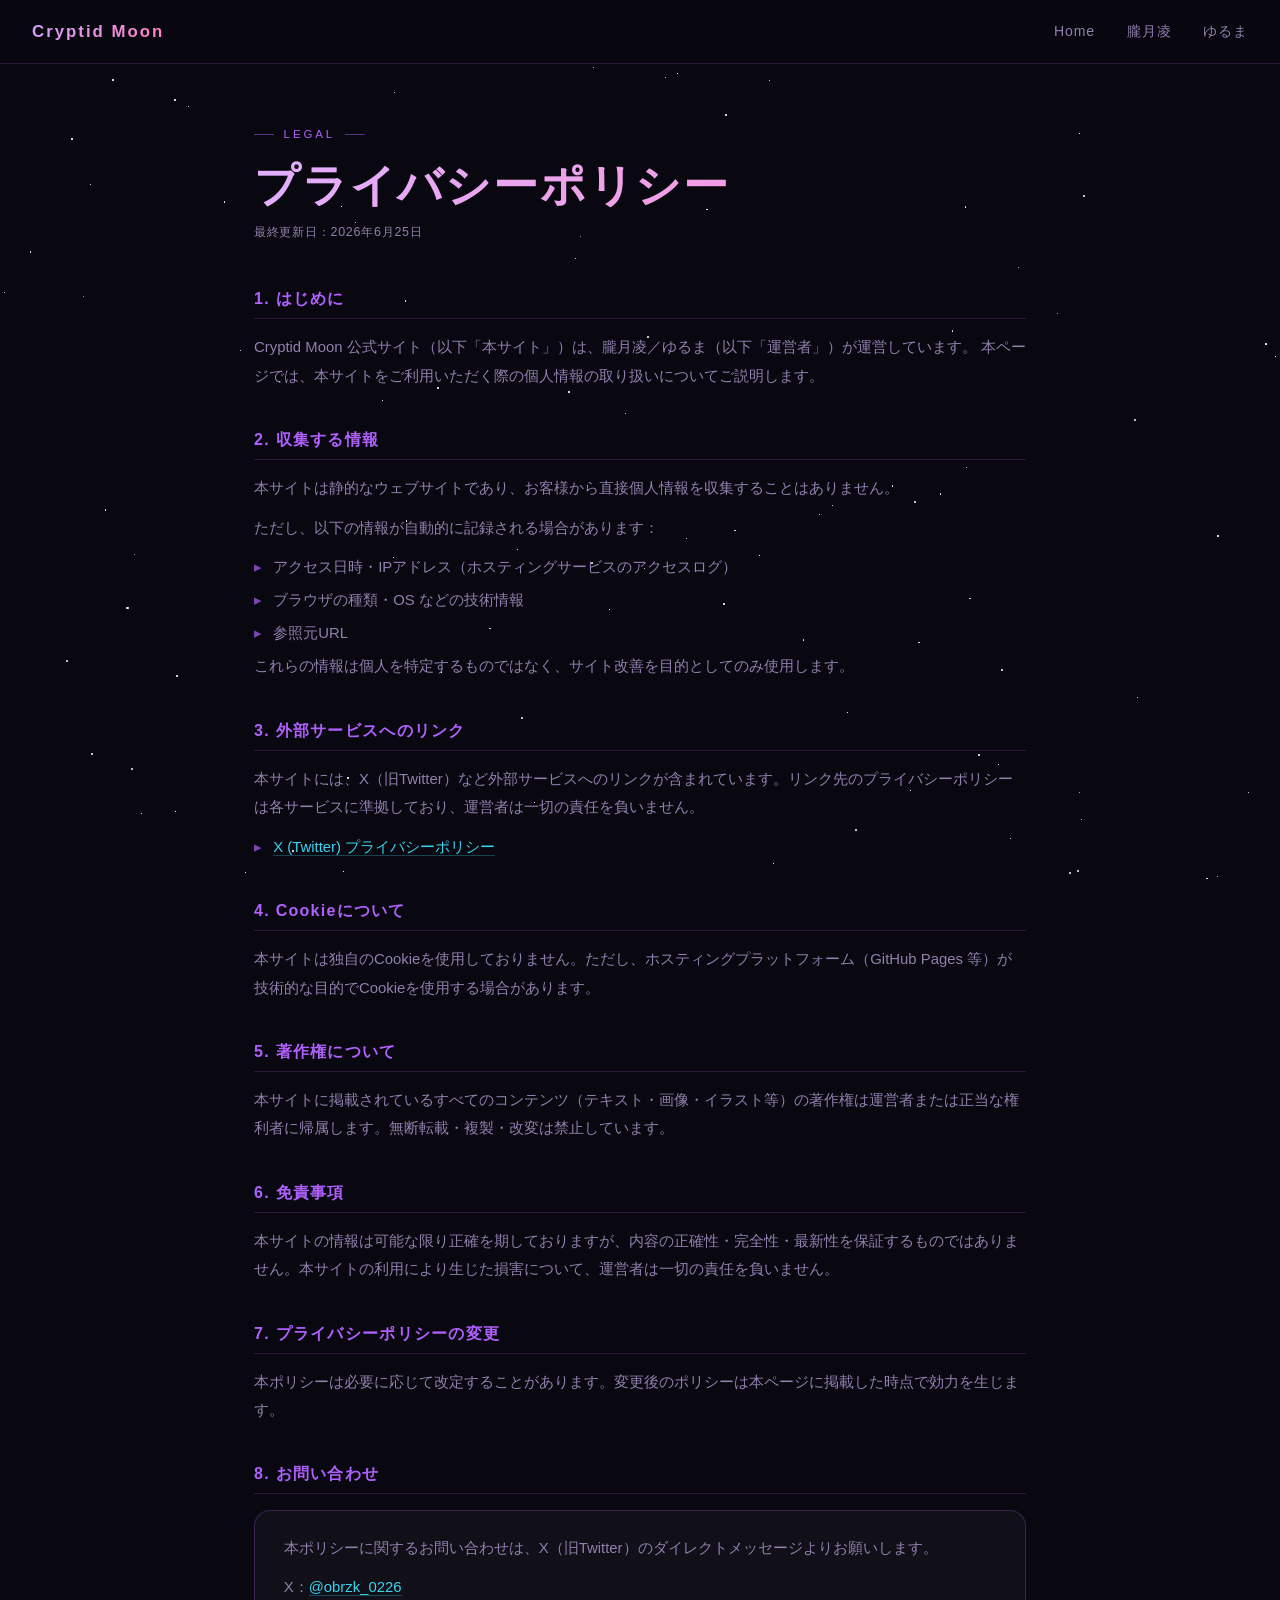
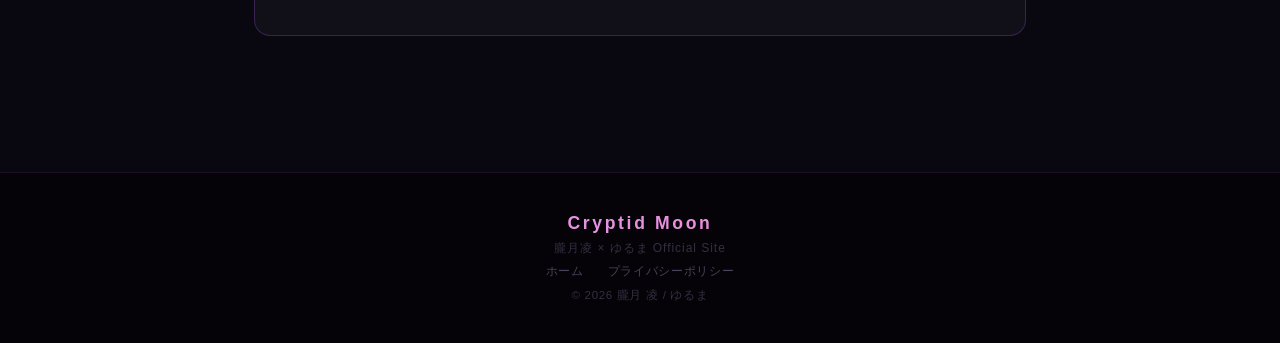
<file: privacy.html>
<!DOCTYPE html>
<html lang="ja">
<head>
  <!-- Google tag (gtag.js) -->
  <script async src="https://www.googletagmanager.com/gtag/js?id=G-YD1JPK72D3"></script>
  <script>
    window.dataLayer = window.dataLayer || [];
    function gtag(){dataLayer.push(arguments);}
    gtag('js', new Date());
    gtag('config', 'G-YD1JPK72D3');
  </script>
  <meta charset="UTF-8" />
  <meta name="viewport" content="width=device-width, initial-scale=1.0" />
  <title>プライバシーポリシー | Cryptid Moon</title>
  <link rel="icon" type="image/png" href="images/rabbit-icon.png" />
  <style>
    *, *::before, *::after { box-sizing: border-box; margin: 0; padding: 0; }

    :root {
      --bg:    #09070f;
      --bg2:   #0e0b1a;
      --acc:   #b060ff;
      --acc2:  #ff50b0;
      --acc3:  #38d4f0;
      --text:  #f0e8ff;
      --muted: #9080b0;
      --bdr:   rgba(176, 96, 255, 0.25);
      --card:  rgba(255, 255, 255, 0.035);
      --nav-h: 64px;
    }

    html { scroll-behavior: smooth; }

    body {
      background-color: var(--bg);
      color: var(--text);
      font-family: 'Segoe UI', 'Hiragino Kaku Gothic ProN', 'Yu Gothic', sans-serif;
      min-height: 100vh;
      overflow-x: hidden;
    }

    /* ════════════ STARS ════════════ */
    .stars { position: fixed; inset: 0; pointer-events: none; z-index: 0; overflow: hidden; }
    .star { position: absolute; border-radius: 50%; background: #fff; animation: twinkle var(--d,4s) ease-in-out infinite alternate; }
    @keyframes twinkle { from { opacity: var(--lo,.04); } to { opacity: var(--hi,.3); } }

    /* ════════════ NAV ════════════ */
    nav {
      position: fixed; top: 0; left: 0; right: 0;
      height: var(--nav-h); z-index: 100;
      display: flex; align-items: center; justify-content: space-between;
      padding: 0 2rem;
      background: rgba(9,7,15,0.8);
      backdrop-filter: blur(20px); -webkit-backdrop-filter: blur(20px);
      border-bottom: 1px solid rgba(176,96,255,0.2);
    }
    .nav-logo {
      font-size: 1.05rem; font-weight: 800; letter-spacing: 0.12em;
      background: linear-gradient(135deg, #d0a0ff, #ff80c0);
      -webkit-background-clip: text; -webkit-text-fill-color: transparent; background-clip: text;
      text-decoration: none;
    }
    .nav-links { display: flex; gap: 2rem; list-style: none; }
    .nav-links a { color: var(--muted); text-decoration: none; font-size: 0.88rem; letter-spacing: 0.06em; transition: color 0.2s; }
    .nav-links a:hover { color: var(--text); }

    /* ════════════ MAIN ════════════ */
    .page-wrap {
      max-width: 820px;
      margin: 0 auto;
      padding: calc(var(--nav-h) + 4rem) 1.5rem 6rem;
      position: relative; z-index: 1;
    }

    .page-eyebrow {
      font-size: 0.72rem; letter-spacing: 0.25em; text-transform: uppercase;
      color: var(--acc); margin-bottom: 1rem;
      display: flex; align-items: center; gap: 0.6rem;
    }
    .page-eyebrow::before,.page-eyebrow::after { content: ''; flex: none; width: 20px; height: 1px; background: var(--acc); opacity: 0.5; }

    .page-title {
      font-size: clamp(1.8rem, 5vw, 2.8rem); font-weight: 900; letter-spacing: 0.04em;
      background: linear-gradient(135deg, #e0b0ff, #ff90d0);
      -webkit-background-clip: text; -webkit-text-fill-color: transparent; background-clip: text;
      margin-bottom: 0.5rem;
    }

    .page-updated {
      font-size: 0.78rem; color: var(--muted); letter-spacing: 0.06em; margin-bottom: 3rem;
    }

    .policy-section { margin-bottom: 2.5rem; }

    .policy-section h2 {
      font-size: 1rem; font-weight: 700; letter-spacing: 0.08em;
      color: var(--acc); margin-bottom: 0.9rem;
      padding-bottom: 0.5rem;
      border-bottom: 1px solid rgba(176,96,255,0.2);
    }

    .policy-section p {
      font-size: 0.93rem; color: var(--muted); line-height: 1.9;
      margin-bottom: 0.7rem;
    }

    .policy-section ul {
      list-style: none; padding: 0;
    }

    .policy-section ul li {
      font-size: 0.93rem; color: var(--muted); line-height: 1.9;
      padding-left: 1.2rem; position: relative; margin-bottom: 0.3rem;
    }

    .policy-section ul li::before {
      content: '▸'; position: absolute; left: 0; color: var(--acc); opacity: 0.7;
    }

    .policy-section a {
      color: var(--acc3); text-decoration: none; border-bottom: 1px solid rgba(56,212,240,0.3);
      transition: border-color 0.2s, color 0.2s;
    }
    .policy-section a:hover { color: #80f0ff; border-color: rgba(56,212,240,0.7); }

    .policy-card {
      background: var(--card); border: 1px solid var(--bdr);
      border-radius: 16px; padding: 1.4rem 1.8rem;
      margin-top: 1rem;
    }

    /* ════════════ FOOTER ════════════ */
    footer { background: #050307; border-top: 1px solid rgba(176,96,255,0.12); padding: 2.5rem 1.5rem; text-align: center; position: relative; z-index: 1; }
    .footer-logo { font-size: 1.1rem; font-weight: 800; letter-spacing: 0.15em; background: linear-gradient(135deg, #d0a0ff, #ff80c0); -webkit-background-clip: text; -webkit-text-fill-color: transparent; background-clip: text; margin-bottom: 0.4rem; }
    .footer-sub  { font-size: 0.75rem; color: rgba(144,128,176,0.35); letter-spacing: 0.08em; margin-bottom: 0.4rem; }
    .footer-links { display: flex; justify-content: center; gap: 1.5rem; margin-bottom: 0.6rem; }
    .footer-links a { font-size: 0.72rem; color: rgba(144,128,176,0.5); text-decoration: none; letter-spacing: 0.06em; transition: color 0.2s; }
    .footer-links a:hover { color: var(--muted); }
    footer p { font-size: 0.72rem; color: rgba(144,128,176,0.35); letter-spacing: 0.06em; }
  </style>
</head>
<body>

  <div class="stars" id="stars"></div>

  <!-- ══ NAV ══ -->
  <nav>
    <a href="index.html" class="nav-logo">Cryptid Moon</a>
    <ul class="nav-links">
      <li><a href="index.html">Home</a></li>
      <li><a href="index.html#liver">朧月凌</a></li>
      <li><a href="index.html#yuruma">ゆるま</a></li>
    </ul>
  </nav>

  <!-- ══ MAIN ══ -->
  <main class="page-wrap">
    <p class="page-eyebrow">Legal</p>
    <h1 class="page-title">プライバシーポリシー</h1>
    <p class="page-updated">最終更新日：2026年6月25日</p>

    <div class="policy-section">
      <h2>1. はじめに</h2>
      <p>
        Cryptid Moon 公式サイト（以下「本サイト」）は、朧月凌／ゆるま（以下「運営者」）が運営しています。
        本ページでは、本サイトをご利用いただく際の個人情報の取り扱いについてご説明します。
      </p>
    </div>

    <div class="policy-section">
      <h2>2. 収集する情報</h2>
      <p>本サイトは静的なウェブサイトであり、お客様から直接個人情報を収集することはありません。</p>
      <p>ただし、以下の情報が自動的に記録される場合があります：</p>
      <ul>
        <li>アクセス日時・IPアドレス（ホスティングサービスのアクセスログ）</li>
        <li>ブラウザの種類・OS などの技術情報</li>
        <li>参照元URL</li>
      </ul>
      <p>これらの情報は個人を特定するものではなく、サイト改善を目的としてのみ使用します。</p>
    </div>

    <div class="policy-section">
      <h2>3. 外部サービスへのリンク</h2>
      <p>本サイトには、X（旧Twitter）など外部サービスへのリンクが含まれています。リンク先のプライバシーポリシーは各サービスに準拠しており、運営者は一切の責任を負いません。</p>
      <ul>
        <li><a href="https://twitter.com/ja/privacy" target="_blank" rel="noopener noreferrer">X (Twitter) プライバシーポリシー</a></li>
      </ul>
    </div>

    <div class="policy-section">
      <h2>4. Cookieについて</h2>
      <p>本サイトは独自のCookieを使用しておりません。ただし、ホスティングプラットフォーム（GitHub Pages 等）が技術的な目的でCookieを使用する場合があります。</p>
    </div>

    <div class="policy-section">
      <h2>5. 著作権について</h2>
      <p>本サイトに掲載されているすべてのコンテンツ（テキスト・画像・イラスト等）の著作権は運営者または正当な権利者に帰属します。無断転載・複製・改変は禁止しています。</p>
    </div>

    <div class="policy-section">
      <h2>6. 免責事項</h2>
      <p>本サイトの情報は可能な限り正確を期しておりますが、内容の正確性・完全性・最新性を保証するものではありません。本サイトの利用により生じた損害について、運営者は一切の責任を負いません。</p>
    </div>

    <div class="policy-section">
      <h2>7. プライバシーポリシーの変更</h2>
      <p>本ポリシーは必要に応じて改定することがあります。変更後のポリシーは本ページに掲載した時点で効力を生じます。</p>
    </div>

    <div class="policy-section">
      <h2>8. お問い合わせ</h2>
      <div class="policy-card">
        <p>本ポリシーに関するお問い合わせは、X（旧Twitter）のダイレクトメッセージよりお願いします。</p>
        <p style="margin-top:0.6rem;">
          X：<a href="https://x.com/obrzk_0226" target="_blank" rel="noopener noreferrer">@obrzk_0226</a>
        </p>
      </div>
    </div>
  </main>

  <!-- ══ FOOTER ══ -->
  <footer>
    <div class="footer-logo">Cryptid Moon</div>
    <p class="footer-sub">朧月凌 × ゆるま Official Site</p>
    <div class="footer-links">
      <a href="index.html">ホーム</a>
      <a href="privacy.html">プライバシーポリシー</a>
    </div>
    <p>© 2026 朧月 凌 / ゆるま</p>
  </footer>

  <script>
    (function(){
      const c = document.getElementById('stars');
      for(let i=0;i<100;i++){
        const s=document.createElement('div'); s.className='star';
        const sz=Math.random()*1.8+0.3;
        s.style.cssText=[`width:${sz}px`,`height:${sz}px`,
          `left:${Math.random()*100}%`,`top:${Math.random()*100}%`,
          `--d:${(Math.random()*4+2).toFixed(1)}s`,
          `--lo:${(Math.random()*0.05).toFixed(2)}`,
          `--hi:${(Math.random()*0.38+0.08).toFixed(2)}`,
          `animation-delay:${(Math.random()*6).toFixed(1)}s`].join(';');
        c.appendChild(s);
      }
    })();
  </script>

</body>
</html>
</file>
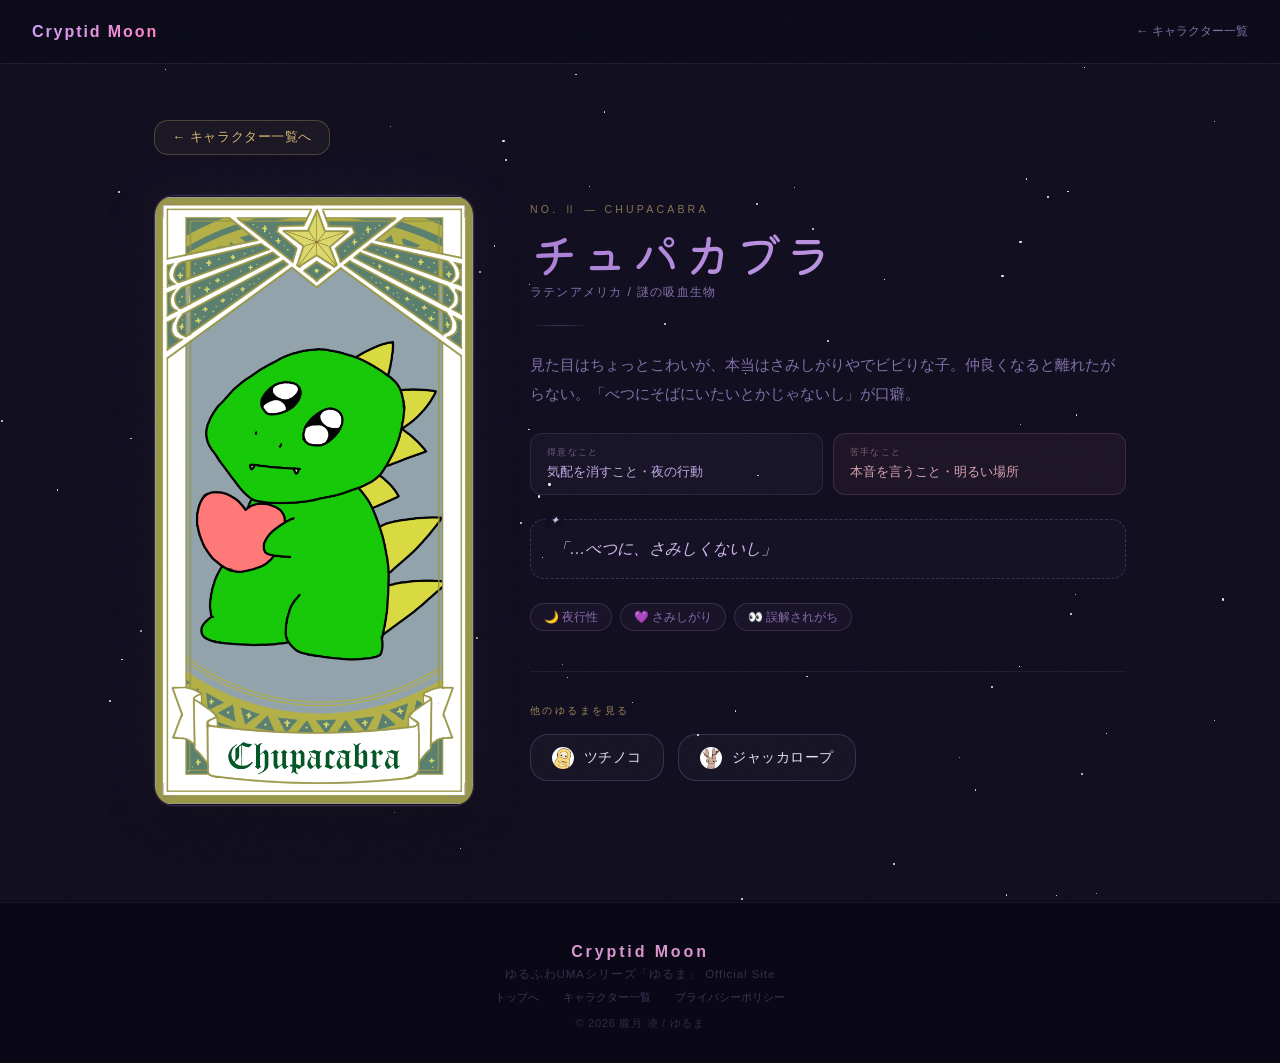
<file: yuruma/chupacabra.html>
<!DOCTYPE html>
<html lang="ja">
<head>
  <!-- Google tag (gtag.js) -->
  <script async src="https://www.googletagmanager.com/gtag/js?id=G-YD1JPK72D3"></script>
  <script>
    window.dataLayer = window.dataLayer || [];
    function gtag(){dataLayer.push(arguments);}
    gtag('js', new Date());
    gtag('config', 'G-YD1JPK72D3');
  </script>
  <meta charset="UTF-8" />
  <meta name="viewport" content="width=device-width, initial-scale=1.0" />
  <title>チュパカブラ | ゆるま | Cryptid Moon</title>
  <link rel="icon" type="image/png" href="../images/rabbit-icon.png" />
  <meta name="description" content="見た目はちょっとこわいが、本当はさみしがりやでビビりな子・チュパカブラ。仲良くなると離れたがらない。「…べつに、さみしくないし」" />
  <meta property="og:title" content="チュパカブラ | ゆるま | Cryptid Moon" />
  <meta property="og:description" content="見た目はちょっとこわいが、本当はさみしがりやでビビりな子。仲良くなると離れたがらない。「…べつに、さみしくないし」" />
  <meta property="og:type" content="website" />
  <meta property="og:image" content="../images/tarot-chupacabra.png" />
  <meta name="twitter:card" content="summary_large_image" />
  <meta name="twitter:title" content="チュパカブラ | ゆるま | Cryptid Moon" />
  <meta name="twitter:description" content="見た目はちょっとこわいが、本当はさみしがりやでビビりな子。「…べつに、さみしくないし」" />
  <meta name="twitter:image" content="../images/tarot-chupacabra.png" />
  <link rel="preconnect" href="https://fonts.googleapis.com">
  <link rel="preconnect" href="https://fonts.gstatic.com" crossorigin>
  <link href="https://fonts.googleapis.com/css2?family=Kiwi+Maru:wght@400;500&display=swap" rel="stylesheet">
  <link rel="stylesheet" href="style.css">
</head>
<body>

  <div class="stars" id="stars"></div>

  <nav>
    <a href="../index.html" class="nav-logo">Cryptid Moon</a>
    <a href="../index.html#characters" class="nav-home-link">← キャラクター一覧</a>
  </nav>

  <main class="chara-page">
    <a href="../index.html#characters" class="back-to-top">← キャラクター一覧へ</a>

    <div class="chara-page-visual">

      <div class="chara-tarot-frame" style="border-color: rgba(138,106,170,0.3); box-shadow: 0 0 0 1px rgba(138,106,170,0.06), 0 0 50px rgba(128,96,160,0.12), 0 12px 40px rgba(0,0,0,0.55); background: linear-gradient(180deg, #160a2e 0%, #0e0818 100%);">
        <span class="cc-tl" style="border-color: rgba(138,106,170,0.4);" aria-hidden="true"></span>
        <span class="cc-tr" style="border-color: rgba(138,106,170,0.4);" aria-hidden="true"></span>
        <span class="cc-bl" style="border-color: rgba(138,106,170,0.4);" aria-hidden="true"></span>
        <span class="cc-br" style="border-color: rgba(138,106,170,0.4);" aria-hidden="true"></span>
        <img src="../images/tarot-chupacabra.png" alt="チュパカブラ タロットアート"
             onerror="this.outerHTML='<div class=tarot-placeholder>💜</div>'" />
      </div>

      <div class="chara-page-info">
        <div class="chara-number">No. Ⅱ — CHUPACABRA</div>
        <div class="chara-page-name" style="background: linear-gradient(135deg, #a87cd4, #ccaaec); -webkit-background-clip: text; -webkit-text-fill-color: transparent; background-clip: text;">チュパカブラ</div>
        <div class="chara-page-species">ラテンアメリカ / 謎の吸血生物</div>
        <div class="chara-page-divider" style="background: linear-gradient(90deg, transparent, #8a6aaa, transparent);"></div>
        <p class="chara-page-desc">見た目はちょっとこわいが、本当はさみしがりやでビビりな子。仲良くなると離れたがらない。「べつにそばにいたいとかじゃないし」が口癖。</p>
        <div class="chara-page-traits">
          <div class="trait-block" style="background: rgba(128,96,160,0.07); border: 1px solid rgba(128,96,160,0.22); color: #c0a8e0;">
            <span class="trait-label">得意なこと</span>気配を消すこと・夜の行動
          </div>
          <div class="trait-block trait-weakness">
            <span class="trait-label">苦手なこと</span>本音を言うこと・明るい場所
          </div>
        </div>
        <div class="chara-page-catchphrase" style="color: #d0b8ec; border: 1px dashed rgba(138,106,170,0.35); background: rgba(138,106,170,0.04);">
          「…べつに、さみしくないし」
        </div>
        <div class="chara-page-tags">
          <span class="chara-page-tag" style="border-color: rgba(138,106,170,0.28); color: #8a6aaa; background: rgba(138,106,170,0.06);">🌙 夜行性</span>
          <span class="chara-page-tag" style="border-color: rgba(138,106,170,0.28); color: #8a6aaa; background: rgba(138,106,170,0.06);">💜 さみしがり</span>
          <span class="chara-page-tag" style="border-color: rgba(138,106,170,0.28); color: #8a6aaa; background: rgba(138,106,170,0.06);">👀 誤解されがち</span>
        </div>

        <div class="other-chars-section">
          <div class="other-chars-label">他のゆるまを見る</div>
          <div class="other-chars">
            <a href="tsuchinoko.html" class="other-char-btn">
              <img class="btn-icon-img" src="../images/tsuchinoko-icon.png" alt="" onerror="this.style.display='none';this.nextElementSibling.style.display=''" /><span class="btn-icon" style="display:none">🐍</span> ツチノコ
            </a>
            <a href="jackalope.html" class="other-char-btn">
              <img class="btn-icon-img" src="../images/jackalope-icon.png" alt="" onerror="this.style.display='none';this.nextElementSibling.style.display=''" /><span class="btn-icon" style="display:none">🦌</span> ジャッカロープ
            </a>
          </div>
        </div>
      </div>

    </div>
  </main>

  <footer>
    <div class="footer-logo">Cryptid Moon</div>
    <p class="footer-sub">ゆるふわUMAシリーズ「ゆるま」 Official Site</p>
    <div class="footer-links">
      <a href="../index.html">トップへ</a>
      <a href="../index.html#characters">キャラクター一覧</a>
      <a href="../privacy.html">プライバシーポリシー</a>
    </div>
    <p>© 2026 朧月 凌 / ゆるま</p>
  </footer>

  <script>
    (function(){
      const c = document.getElementById('stars');
      const colors = ['#fffaf2','#f5edd8','#e8d5a0','#f0e4f8','#ffe4ee','#e0f0e8','#ffe8c8','#eee8ff'];
      const timings = ['ease-in-out','ease','ease-in','cubic-bezier(0.25,0.1,0.25,1)'];
      for(let i=0;i<80;i++){
        const s=document.createElement('div'); s.className='star';
        const sz=Math.random()*2.2+0.35;
        s.style.cssText=[
          `width:${sz}px`,`height:${sz}px`,
          `background:${colors[Math.floor(Math.random()*colors.length)]}`,
          `left:${Math.random()*100}%`,`top:${Math.random()*100}%`,
          `--d:${(Math.random()*11+2.5).toFixed(1)}s`,
          `--lo:${(Math.random()*0.04).toFixed(2)}`,
          `--hi:${(Math.random()*0.3+0.05).toFixed(2)}`,
          `animation-delay:-${(Math.random()*14).toFixed(1)}s`,
          `animation-timing-function:${timings[Math.floor(Math.random()*timings.length)]}`,
          `animation-direction:${Math.random()>0.5?'alternate':'alternate-reverse'}`
        ].join(';');
        c.appendChild(s);
      }
    })();
  </script>
</body>
</html>
</file>
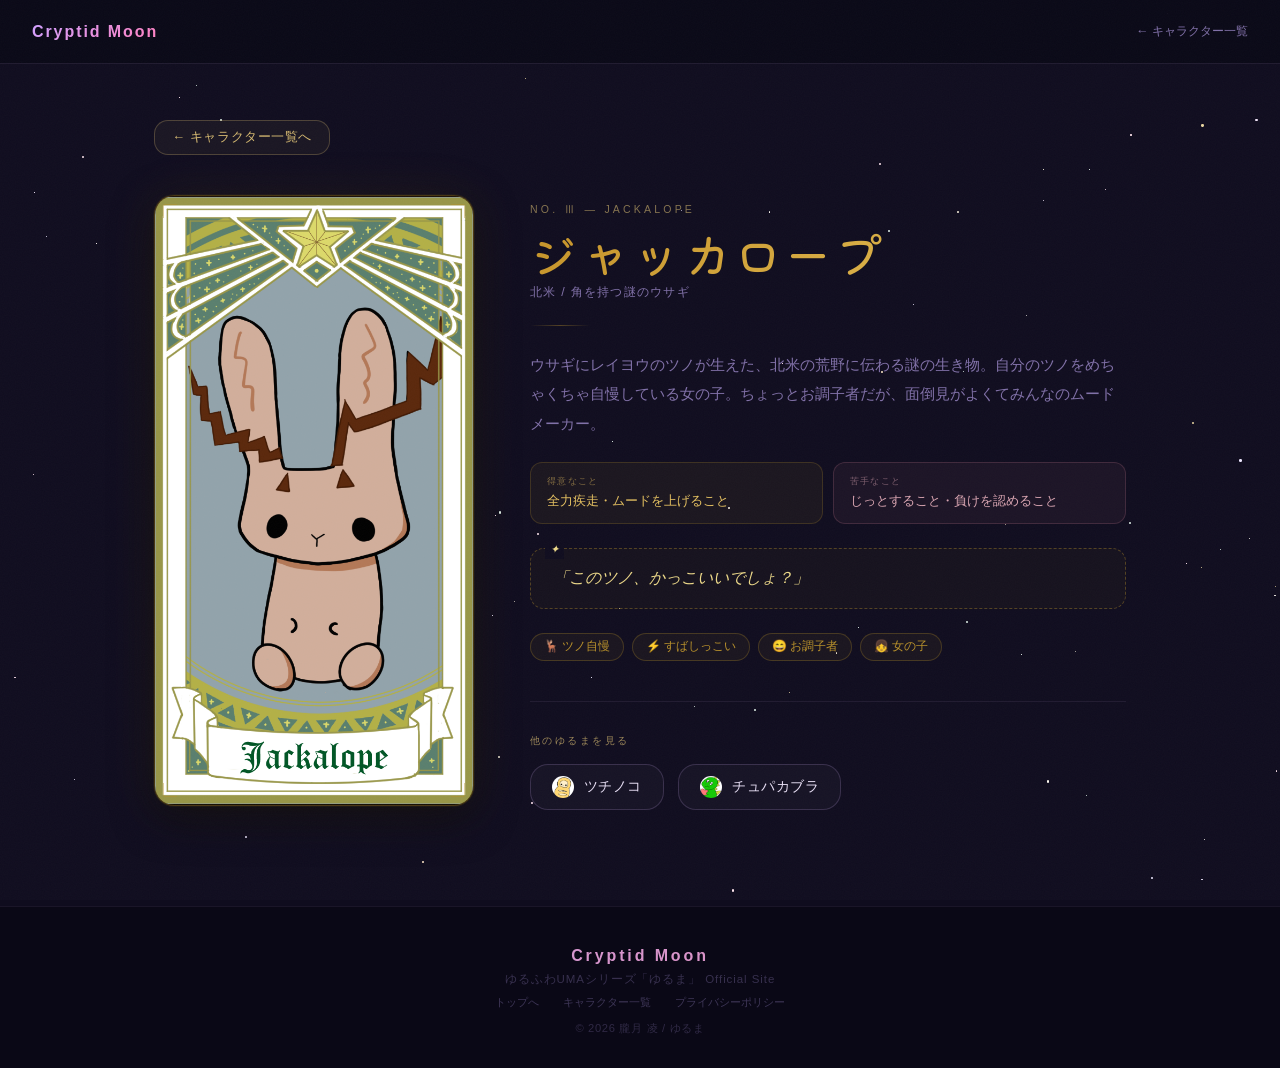
<file: yuruma/jackalope.html>
<!DOCTYPE html>
<html lang="ja">
<head>
  <!-- Google tag (gtag.js) -->
  <script async src="https://www.googletagmanager.com/gtag/js?id=G-YD1JPK72D3"></script>
  <script>
    window.dataLayer = window.dataLayer || [];
    function gtag(){dataLayer.push(arguments);}
    gtag('js', new Date());
    gtag('config', 'G-YD1JPK72D3');
  </script>
  <meta charset="UTF-8" />
  <meta name="viewport" content="width=device-width, initial-scale=1.0" />
  <title>ジャッカロープ | ゆるま | Cryptid Moon</title>
  <link rel="icon" type="image/png" href="../images/rabbit-icon.png" />
  <meta name="description" content="ツノをめちゃくちゃ自慢している女の子・ジャッカロープ。お調子者だが面倒見がよくてみんなのムードメーカー。「このツノ、かっこいいでしょ？」" />
  <meta property="og:title" content="ジャッカロープ | ゆるま | Cryptid Moon" />
  <meta property="og:description" content="ツノをめちゃくちゃ自慢している女の子。みんなのムードメーカー。「このツノ、かっこいいでしょ？」" />
  <meta property="og:type" content="website" />
  <meta property="og:image" content="../images/tarot-jackalope.png" />
  <meta name="twitter:card" content="summary_large_image" />
  <meta name="twitter:title" content="ジャッカロープ | ゆるま | Cryptid Moon" />
  <meta name="twitter:description" content="ツノをめちゃくちゃ自慢している女の子。「このツノ、かっこいいでしょ？」" />
  <meta name="twitter:image" content="../images/tarot-jackalope.png" />
  <link rel="preconnect" href="https://fonts.googleapis.com">
  <link rel="preconnect" href="https://fonts.gstatic.com" crossorigin>
  <link href="https://fonts.googleapis.com/css2?family=Kiwi+Maru:wght@400;500&display=swap" rel="stylesheet">
  <link rel="stylesheet" href="style.css">
</head>
<body>

  <div class="stars" id="stars"></div>

  <nav>
    <a href="../index.html" class="nav-logo">Cryptid Moon</a>
    <a href="../index.html#characters" class="nav-home-link">← キャラクター一覧</a>
  </nav>

  <main class="chara-page">
    <a href="../index.html#characters" class="back-to-top">← キャラクター一覧へ</a>

    <div class="chara-page-visual">

      <div class="chara-tarot-frame" style="border-color: rgba(184,144,42,0.3); box-shadow: 0 0 0 1px rgba(184,144,42,0.06), 0 0 50px rgba(174,134,36,0.1), 0 12px 40px rgba(0,0,0,0.55); background: linear-gradient(180deg, #1a1008 0%, #140e04 100%);">
        <span class="cc-tl" style="border-color: rgba(184,144,42,0.42);" aria-hidden="true"></span>
        <span class="cc-tr" style="border-color: rgba(184,144,42,0.42);" aria-hidden="true"></span>
        <span class="cc-bl" style="border-color: rgba(184,144,42,0.42);" aria-hidden="true"></span>
        <span class="cc-br" style="border-color: rgba(184,144,42,0.42);" aria-hidden="true"></span>
        <img src="../images/tarot-jackalope.png" alt="ジャッカロープ タロットアート"
             onerror="this.outerHTML='<div class=tarot-placeholder>🦌</div>'" />
      </div>

      <div class="chara-page-info">
        <div class="chara-number">No. Ⅲ — JACKALOPE</div>
        <div class="chara-page-name" style="background: linear-gradient(135deg, #c49228, #e6c058); -webkit-background-clip: text; -webkit-text-fill-color: transparent; background-clip: text;">ジャッカロープ</div>
        <div class="chara-page-species">北米 / 角を持つ謎のウサギ</div>
        <div class="chara-page-divider" style="background: linear-gradient(90deg, transparent, #b8902a, transparent);"></div>
        <p class="chara-page-desc">ウサギにレイヨウのツノが生えた、北米の荒野に伝わる謎の生き物。自分のツノをめちゃくちゃ自慢している女の子。ちょっとお調子者だが、面倒見がよくてみんなのムードメーカー。</p>
        <div class="chara-page-traits">
          <div class="trait-block" style="background: rgba(184,144,42,0.07); border: 1px solid rgba(184,144,42,0.22); color: #e4c060;">
            <span class="trait-label">得意なこと</span>全力疾走・ムードを上げること
          </div>
          <div class="trait-block trait-weakness">
            <span class="trait-label">苦手なこと</span>じっとすること・負けを認めること
          </div>
        </div>
        <div class="chara-page-catchphrase" style="color: #ecd888; border: 1px dashed rgba(184,144,42,0.38); background: rgba(184,144,42,0.04);">
          「このツノ、かっこいいでしょ？」
        </div>
        <div class="chara-page-tags">
          <span class="chara-page-tag" style="border-color: rgba(184,144,42,0.28); color: #b8902a; background: rgba(184,144,42,0.06);">🦌 ツノ自慢</span>
          <span class="chara-page-tag" style="border-color: rgba(184,144,42,0.28); color: #b8902a; background: rgba(184,144,42,0.06);">⚡ すばしっこい</span>
          <span class="chara-page-tag" style="border-color: rgba(184,144,42,0.28); color: #b8902a; background: rgba(184,144,42,0.06);">😄 お調子者</span>
          <span class="chara-page-tag" style="border-color: rgba(184,144,42,0.28); color: #b8902a; background: rgba(184,144,42,0.06);">👧 女の子</span>
        </div>

        <div class="other-chars-section">
          <div class="other-chars-label">他のゆるまを見る</div>
          <div class="other-chars">
            <a href="tsuchinoko.html" class="other-char-btn">
              <img class="btn-icon-img" src="../images/tsuchinoko-icon.png" alt="" onerror="this.style.display='none';this.nextElementSibling.style.display=''" /><span class="btn-icon" style="display:none">🐍</span> ツチノコ
            </a>
            <a href="chupacabra.html" class="other-char-btn">
              <img class="btn-icon-img" src="../images/chupacabra-icon.png" alt="" onerror="this.style.display='none';this.nextElementSibling.style.display=''" /><span class="btn-icon" style="display:none">💜</span> チュパカブラ
            </a>
          </div>
        </div>
      </div>

    </div>
  </main>

  <footer>
    <div class="footer-logo">Cryptid Moon</div>
    <p class="footer-sub">ゆるふわUMAシリーズ「ゆるま」 Official Site</p>
    <div class="footer-links">
      <a href="../index.html">トップへ</a>
      <a href="../index.html#characters">キャラクター一覧</a>
      <a href="../privacy.html">プライバシーポリシー</a>
    </div>
    <p>© 2026 朧月 凌 / ゆるま</p>
  </footer>

  <script>
    (function(){
      const c = document.getElementById('stars');
      const colors = ['#fffaf2','#f5edd8','#e8d5a0','#f0e4f8','#ffe4ee','#e0f0e8','#ffe8c8','#eee8ff'];
      const timings = ['ease-in-out','ease','ease-in','cubic-bezier(0.25,0.1,0.25,1)'];
      for(let i=0;i<80;i++){
        const s=document.createElement('div'); s.className='star';
        const sz=Math.random()*2.2+0.35;
        s.style.cssText=[
          `width:${sz}px`,`height:${sz}px`,
          `background:${colors[Math.floor(Math.random()*colors.length)]}`,
          `left:${Math.random()*100}%`,`top:${Math.random()*100}%`,
          `--d:${(Math.random()*11+2.5).toFixed(1)}s`,
          `--lo:${(Math.random()*0.04).toFixed(2)}`,
          `--hi:${(Math.random()*0.3+0.05).toFixed(2)}`,
          `animation-delay:-${(Math.random()*14).toFixed(1)}s`,
          `animation-timing-function:${timings[Math.floor(Math.random()*timings.length)]}`,
          `animation-direction:${Math.random()>0.5?'alternate':'alternate-reverse'}`
        ].join(';');
        c.appendChild(s);
      }
    })();
  </script>
</body>
</html>
</file>
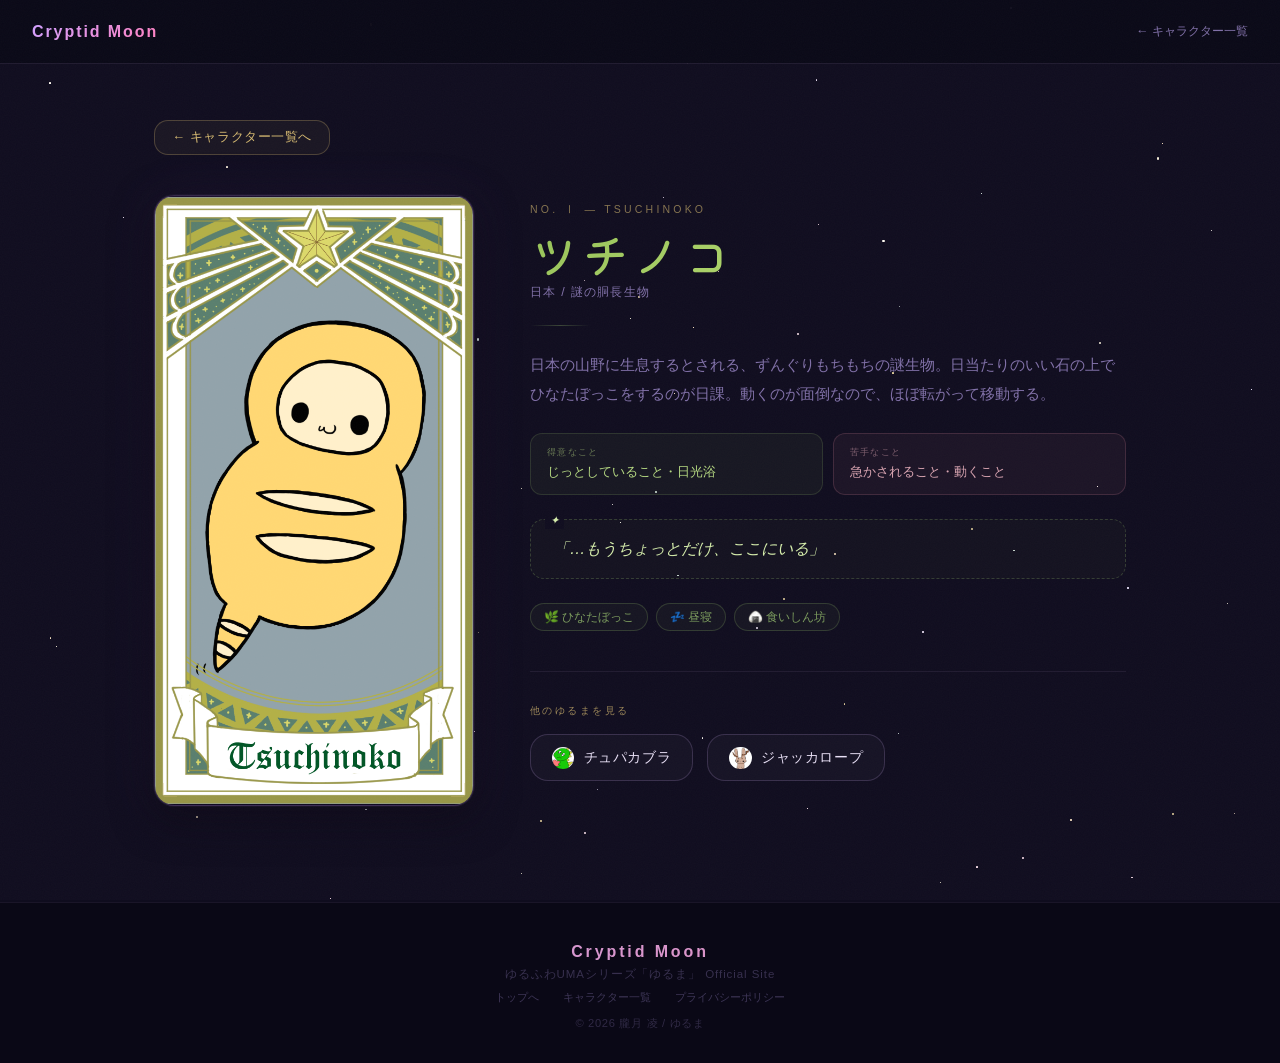
<file: yuruma/tsuchinoko.html>
<!DOCTYPE html>
<html lang="ja">
<head>
  <!-- Google tag (gtag.js) -->
  <script async src="https://www.googletagmanager.com/gtag/js?id=G-YD1JPK72D3"></script>
  <script>
    window.dataLayer = window.dataLayer || [];
    function gtag(){dataLayer.push(arguments);}
    gtag('js', new Date());
    gtag('config', 'G-YD1JPK72D3');
  </script>
  <meta charset="UTF-8" />
  <meta name="viewport" content="width=device-width, initial-scale=1.0" />
  <title>ツチノコ | ゆるま | Cryptid Moon</title>
  <link rel="icon" type="image/png" href="../images/rabbit-icon.png" />
  <meta name="description" content="ずんぐりもちもちの謎生物・ツチノコ。日当たりのいい石の上でひなたぼっこをするのが日課。動くのが面倒なので、ほぼ転がって移動する。「…もうちょっとだけ、ここにいる」" />
  <meta property="og:title" content="ツチノコ | ゆるま | Cryptid Moon" />
  <meta property="og:description" content="ずんぐりもちもちの謎生物。日当たりのいい石の上でひなたぼっこをするのが日課。「…もうちょっとだけ、ここにいる」" />
  <meta property="og:type" content="website" />
  <meta property="og:image" content="../images/tarot-tsuchinoko.png" />
  <meta name="twitter:card" content="summary_large_image" />
  <meta name="twitter:title" content="ツチノコ | ゆるま | Cryptid Moon" />
  <meta name="twitter:description" content="ずんぐりもちもちの謎生物。「…もうちょっとだけ、ここにいる」" />
  <meta name="twitter:image" content="../images/tarot-tsuchinoko.png" />
  <link rel="preconnect" href="https://fonts.googleapis.com">
  <link rel="preconnect" href="https://fonts.gstatic.com" crossorigin>
  <link href="https://fonts.googleapis.com/css2?family=Kiwi+Maru:wght@400;500&display=swap" rel="stylesheet">
  <link rel="stylesheet" href="style.css">
</head>
<body>

  <div class="stars" id="stars"></div>

  <nav>
    <a href="../index.html" class="nav-logo">Cryptid Moon</a>
    <a href="../index.html#characters" class="nav-home-link">← キャラクター一覧</a>
  </nav>

  <main class="chara-page">
    <a href="../index.html#characters" class="back-to-top">← キャラクター一覧へ</a>

    <div class="chara-page-visual">

      <div class="chara-tarot-frame">
        <span class="cc-tl" aria-hidden="true"></span>
        <span class="cc-tr" aria-hidden="true"></span>
        <span class="cc-bl" aria-hidden="true"></span>
        <span class="cc-br" aria-hidden="true"></span>
        <img src="../images/tarot-tsuchinoko.png" alt="ツチノコ タロットアート"
             onerror="this.outerHTML='<div class=tarot-placeholder>🐍</div>'" />
      </div>

      <div class="chara-page-info">
        <div class="chara-number">No. Ⅰ — TSUCHINOKO</div>
        <div class="chara-page-name" style="background: linear-gradient(135deg, #96c258, #cce882); -webkit-background-clip: text; -webkit-text-fill-color: transparent; background-clip: text;">ツチノコ</div>
        <div class="chara-page-species">日本 / 謎の胴長生物</div>
        <div class="chara-page-divider" style="background: linear-gradient(90deg, transparent, #7a9a5c, transparent);"></div>
        <p class="chara-page-desc">日本の山野に生息するとされる、ずんぐりもちもちの謎生物。日当たりのいい石の上でひなたぼっこをするのが日課。動くのが面倒なので、ほぼ転がって移動する。</p>
        <div class="chara-page-traits">
          <div class="trait-block trait-strength">
            <span class="trait-label">得意なこと</span>じっとしていること・日光浴
          </div>
          <div class="trait-block trait-weakness">
            <span class="trait-label">苦手なこと</span>急かされること・動くこと
          </div>
        </div>
        <div class="chara-page-catchphrase" style="color: #d4ecaa; border: 1px dashed rgba(122,154,92,0.32); background: rgba(122,154,92,0.04);">
          <span style="display:none">✦</span>「…もうちょっとだけ、ここにいる」
        </div>
        <div class="chara-page-tags">
          <span class="chara-page-tag" style="border-color: rgba(122,154,92,0.28); color: #7a9a5c; background: rgba(122,154,92,0.06);">🌿 ひなたぼっこ</span>
          <span class="chara-page-tag" style="border-color: rgba(122,154,92,0.28); color: #7a9a5c; background: rgba(122,154,92,0.06);">💤 昼寝</span>
          <span class="chara-page-tag" style="border-color: rgba(122,154,92,0.28); color: #7a9a5c; background: rgba(122,154,92,0.06);">🍙 食いしん坊</span>
        </div>

        <div class="other-chars-section">
          <div class="other-chars-label">他のゆるまを見る</div>
          <div class="other-chars">
            <a href="chupacabra.html" class="other-char-btn">
              <img class="btn-icon-img" src="../images/chupacabra-icon.png" alt="" onerror="this.style.display='none';this.nextElementSibling.style.display=''" /><span class="btn-icon" style="display:none">💜</span> チュパカブラ
            </a>
            <a href="jackalope.html" class="other-char-btn">
              <img class="btn-icon-img" src="../images/jackalope-icon.png" alt="" onerror="this.style.display='none';this.nextElementSibling.style.display=''" /><span class="btn-icon" style="display:none">🦌</span> ジャッカロープ
            </a>
          </div>
        </div>
      </div>

    </div>
  </main>

  <footer>
    <div class="footer-logo">Cryptid Moon</div>
    <p class="footer-sub">ゆるふわUMAシリーズ「ゆるま」 Official Site</p>
    <div class="footer-links">
      <a href="../index.html">トップへ</a>
      <a href="../index.html#characters">キャラクター一覧</a>
      <a href="../privacy.html">プライバシーポリシー</a>
    </div>
    <p>© 2026 朧月 凌 / ゆるま</p>
  </footer>

  <script>
    (function(){
      const c = document.getElementById('stars');
      const colors = ['#fffaf2','#f5edd8','#e8d5a0','#f0e4f8','#ffe4ee','#e0f0e8','#ffe8c8','#eee8ff'];
      const timings = ['ease-in-out','ease','ease-in','cubic-bezier(0.25,0.1,0.25,1)'];
      for(let i=0;i<80;i++){
        const s=document.createElement('div'); s.className='star';
        const sz=Math.random()*2.2+0.35;
        s.style.cssText=[
          `width:${sz}px`,`height:${sz}px`,
          `background:${colors[Math.floor(Math.random()*colors.length)]}`,
          `left:${Math.random()*100}%`,`top:${Math.random()*100}%`,
          `--d:${(Math.random()*11+2.5).toFixed(1)}s`,
          `--lo:${(Math.random()*0.04).toFixed(2)}`,
          `--hi:${(Math.random()*0.3+0.05).toFixed(2)}`,
          `animation-delay:-${(Math.random()*14).toFixed(1)}s`,
          `animation-timing-function:${timings[Math.floor(Math.random()*timings.length)]}`,
          `animation-direction:${Math.random()>0.5?'alternate':'alternate-reverse'}`
        ].join(';');
        c.appendChild(s);
      }
    })();
  </script>
</body>
</html>
</file>
<file: yuruma/style.css>
*, *::before, *::after { box-sizing: border-box; margin: 0; padding: 0; }

:root {
  --bg:   #0f0c1e;
  --bg2:  #140e28;
  --bg3:  #0a0816;
  --acc:  #b898d8;
  --tsu:  #7a9a5c;
  --chu:  #8a6aaa;
  --jac:  #b8902a;
  --text: #e8dff5;
  --cream:#f5edd8;
  --gold: #d4b870;
  --muted:#8070a8;
  --card: rgba(255,255,255,0.028);
  --bdr:  rgba(184,152,216,0.2);
  --nav-h:64px;
}

html { scroll-behavior: smooth; }

body {
  background-color: var(--bg);
  color: var(--text);
  font-family: 'Segoe UI', 'Hiragino Kaku Gothic ProN', 'Yu Gothic', sans-serif;
  min-height: 100vh;
  overflow-x: hidden;
}

body::after {
  content: '';
  position: fixed; inset: 0; z-index: 9997; pointer-events: none;
  opacity: 0.028; mix-blend-mode: screen;
  background-image: url("data:image/svg+xml,%3Csvg xmlns='http://www.w3.org/2000/svg' width='200' height='200'%3E%3Cfilter id='n' x='0' y='0'%3E%3CfeTurbulence type='fractalNoise' baseFrequency='0.85' numOctaves='4' stitchTiles='stitch'/%3E%3C/filter%3E%3Crect width='200' height='200' filter='url(%23n)'/%3E%3C/svg%3E");
  background-size: 200px 200px;
}

/* ── Stars ── */
.stars { position: fixed; inset: 0; pointer-events: none; z-index: 0; overflow: hidden; }
.star  { position: absolute; border-radius: 50%; animation: twinkle var(--d,7s) ease-in-out infinite alternate; }
@keyframes twinkle {
  from { opacity: var(--lo,.03); transform: scale(1); }
  to   { opacity: var(--hi,.22); transform: scale(1.08); }
}

/* ── Nav ── */
nav {
  position: fixed; top: 0; left: 0; right: 0;
  height: var(--nav-h); z-index: 100;
  display: flex; align-items: center; justify-content: space-between;
  padding: 0 2rem;
  background: rgba(10,8,22,0.88);
  backdrop-filter: blur(24px); -webkit-backdrop-filter: blur(24px);
  border-bottom: 1px solid rgba(184,152,216,0.12);
  gap: 1rem;
}
.nav-logo {
  font-size: 1rem; font-weight: 800; letter-spacing: 0.12em;
  background: linear-gradient(135deg, #d0a0ff, #ff80c0);
  -webkit-background-clip: text; -webkit-text-fill-color: transparent; background-clip: text;
  text-decoration: none; white-space: nowrap; flex-shrink: 0;
}
.nav-home-link { color: var(--muted); text-decoration: none; font-size: 0.78rem; transition: color 0.35s; white-space: nowrap; }
.nav-home-link:hover { color: var(--gold); }

/* ── Page layout ── */
.chara-page {
  padding: calc(var(--nav-h) + 3.5rem) 1.5rem 6rem;
  max-width: 1020px; margin: 0 auto; position: relative; z-index: 1;
}

.back-to-top {
  display: inline-flex; align-items: center; gap: 0.45rem;
  padding: 0.5rem 1.1rem; border-radius: 14px;
  border: 1px solid rgba(212,184,112,0.28); background: rgba(212,184,112,0.05);
  color: var(--gold); text-decoration: none; font-size: 0.8rem;
  transition: all 0.38s; margin-bottom: 2.5rem; letter-spacing: 0.04em;
}
.back-to-top:hover { background: rgba(212,184,112,0.1); transform: translateY(-2px); }

/* ── Visual + info grid ── */
.chara-page-visual {
  display: grid; grid-template-columns: 320px 1fr; gap: 3.5rem; align-items: start;
}

/* ── Tarot frame ── */
.chara-tarot-frame {
  border-radius: 20px; overflow: hidden; position: relative;
  border: 1px solid rgba(184,152,216,0.22);
  box-shadow: 0 0 0 1px rgba(184,152,216,0.05), 0 0 50px rgba(120,65,185,0.1), 0 12px 40px rgba(0,0,0,0.55);
  background: linear-gradient(180deg, #1a0e2e 0%, #0e0820 100%);
  aspect-ratio: 11/21;
}
.chara-tarot-frame img { width: 100%; height: 100%; object-fit: contain; display: block; }
.tarot-placeholder { width: 100%; height: 100%; display: flex; align-items: center; justify-content: center; font-size: 4.5rem; opacity: 0.28; }

/* Corner marks on tarot */
.cc-tl,.cc-tr,.cc-bl,.cc-br {
  position: absolute; width: 14px; height: 14px;
  border-style: solid; border-color: rgba(212,184,112,0.3);
  pointer-events: none; z-index: 2;
}
.cc-tl { top:8px; left:8px; border-width:1.5px 0 0 1.5px; border-radius:2px 0 0 0; }
.cc-tr { top:8px; right:8px; border-width:1.5px 1.5px 0 0; border-radius:0 2px 0 0; }
.cc-bl { bottom:8px; left:8px; border-width:0 0 1.5px 1.5px; border-radius:0 0 0 2px; }
.cc-br { bottom:8px; right:8px; border-width:0 1.5px 1.5px 0; border-radius:0 0 2px 0; }

/* ── Info panel ── */
.chara-page-info { padding-top: 0.5rem; }

.chara-number {
  font-size: 0.66rem; letter-spacing: 0.3em; color: var(--gold);
  opacity: 0.6; margin-bottom: 0.6rem; text-transform: uppercase;
}
.chara-page-name {
  font-family: 'Kiwi Maru', 'Hiragino Kaku Gothic ProN', 'Yu Gothic', sans-serif;
  font-size: clamp(2rem,5vw,3rem); font-weight: 500; letter-spacing: 0.06em;
  margin-bottom: 0.3rem; line-height: 1.1;
}
.chara-page-species { font-size: 0.78rem; letter-spacing: 0.1em; color: var(--muted); margin-bottom: 1.5rem; }

.chara-page-divider { width: 60px; height: 1px; margin-bottom: 1.5rem; opacity: 0.4; }

.chara-page-desc { font-size: 0.95rem; color: var(--muted); line-height: 1.92; margin-bottom: 1.5rem; }

/* ── Traits ── */
.chara-page-traits { display: grid; grid-template-columns: 1fr 1fr; gap: 0.6rem; margin-bottom: 1.5rem; }
.trait-block { padding: 0.7rem 1rem; border-radius: 12px; font-size: 0.82rem; line-height: 1.55; }
.trait-label { display: block; font-size: 0.58rem; letter-spacing: 0.14em; text-transform: uppercase; opacity: 0.5; margin-bottom: 0.18rem; }
.trait-strength { background: rgba(122,154,92,0.07); border: 1px solid rgba(122,154,92,0.22); color: #b4d880; }
.trait-weakness  { background: rgba(192,120,138,0.07); border: 1px solid rgba(192,120,138,0.22); color: #d8a4b0; }

/* ── Catchphrase ── */
.chara-page-catchphrase {
  font-size: 1rem; font-style: italic; font-weight: 500;
  border-radius: 14px; padding: 1rem 1.4rem; margin-bottom: 1.5rem;
  position: relative; line-height: 1.68;
}
.chara-page-catchphrase::before {
  content: '✦'; position: absolute; top: -9px; left: 14px;
  font-size: 0.7rem; background: var(--bg); padding: 0 5px;
}

/* ── Tags ── */
.chara-page-tags { display: flex; flex-wrap: wrap; gap: 0.5rem; margin-bottom: 2.5rem; }
.chara-page-tag { padding: 0.28rem 0.8rem; border-radius: 14px; font-size: 0.75rem; border: 1px solid; }

/* ── Other chars nav ── */
.other-chars-section { padding-top: 2rem; border-top: 1px solid rgba(184,152,216,0.1); }
.other-chars-label { font-size: 0.65rem; letter-spacing: 0.24em; text-transform: uppercase; color: var(--gold); opacity: 0.7; margin-bottom: 1rem; }
.other-chars { display: flex; gap: 0.9rem; flex-wrap: wrap; }
.other-char-btn {
  display: flex; align-items: center; gap: 0.6rem;
  padding: 0.7rem 1.3rem; border-radius: 18px;
  border: 1px solid rgba(184,152,216,0.22);
  background: var(--card); color: var(--text);
  text-decoration: none; font-size: 0.88rem; font-weight: 500;
  transition: all 0.4s; letter-spacing: 0.04em;
}
.other-char-btn:hover { border-color: rgba(212,184,112,0.35); color: var(--gold); transform: translateY(-3px); box-shadow: 0 6px 20px rgba(0,0,0,0.3); }
.btn-icon { font-size: 1.1rem; line-height: 1; }
.btn-icon-img { width: 1.4rem; height: 1.4rem; object-fit: cover; border-radius: 50%; flex-shrink: 0; }

/* ── Footer ── */
footer {
  background: var(--bg3); border-top: 1px solid rgba(184,152,216,0.09);
  padding: 2.5rem 1.5rem 2rem; text-align: center; position: relative; z-index: 1;
}
.footer-logo { font-size: 1rem; font-weight: 800; letter-spacing: 0.18em; background: linear-gradient(135deg, #c8a0e8, #e88ab0); -webkit-background-clip: text; -webkit-text-fill-color: transparent; background-clip: text; margin-bottom: 0.4rem; }
.footer-sub { font-size: 0.72rem; color: rgba(128,112,168,0.38); letter-spacing: 0.08em; margin-bottom: 0.5rem; }
.footer-links { display: flex; justify-content: center; gap: 1.5rem; margin-bottom: 0.7rem; flex-wrap: wrap; }
.footer-links a { font-size: 0.7rem; color: rgba(128,112,168,0.44); text-decoration: none; transition: color 0.35s; }
.footer-links a:hover { color: var(--muted); }
footer > p { font-size: 0.7rem; color: rgba(128,112,168,0.32); letter-spacing: 0.06em; }

/* ── Responsive ── */
@media (max-width: 768px) {
  .chara-page-visual { grid-template-columns: 1fr; gap: 2rem; }
  .chara-tarot-frame { max-width: 260px; margin: 0 auto; }
  nav { padding: 0 1.2rem; }
}
@media (max-width: 480px) {
  .chara-page { padding-left: 1rem; padding-right: 1rem; }
  .chara-page-traits { grid-template-columns: 1fr; }
}
</file>
